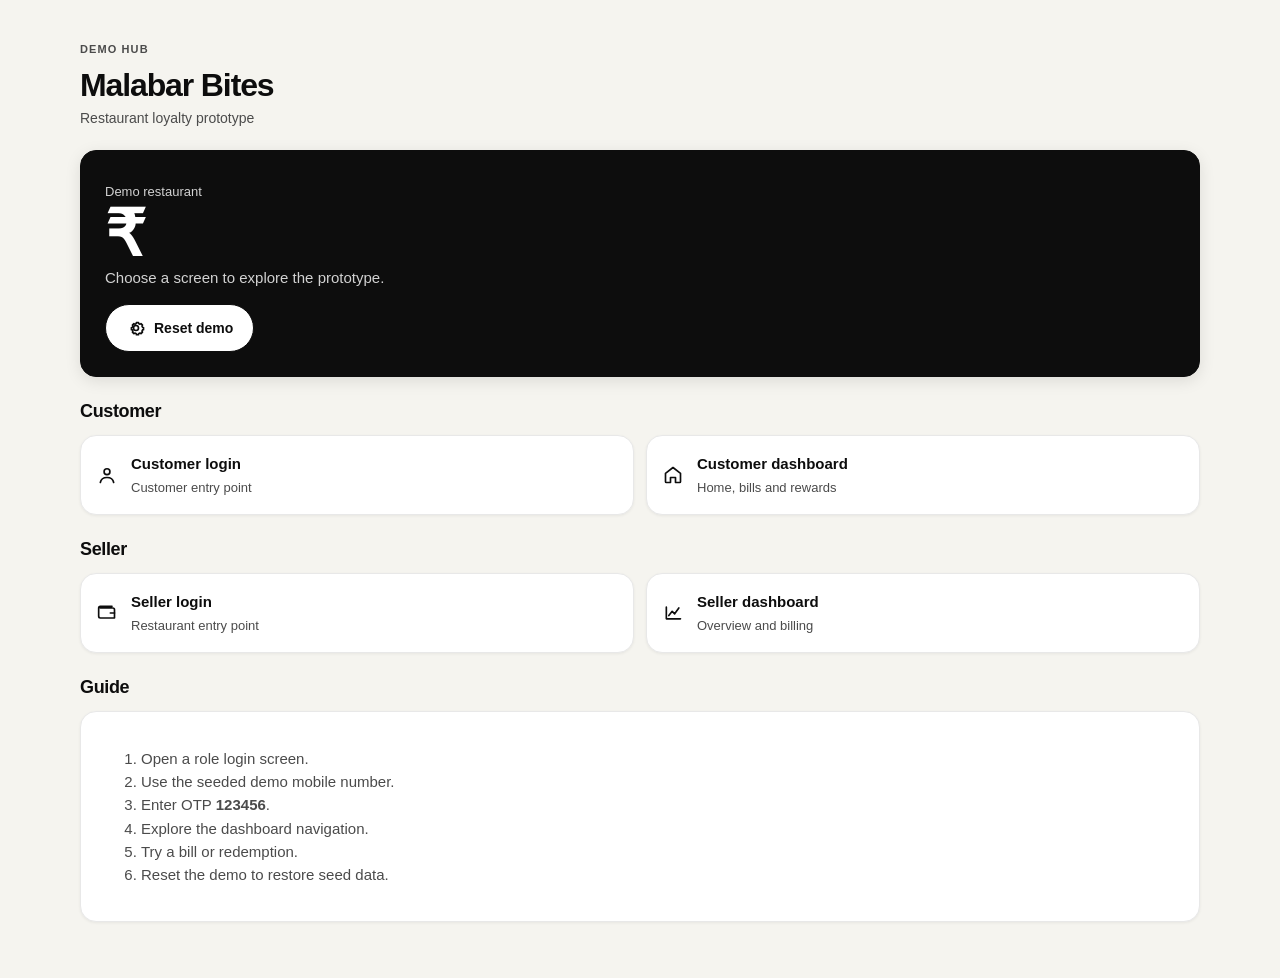
<file: index.html>
<!doctype html>
<html lang="en">
<head><meta charset="utf-8"><meta name="viewport" content="width=device-width,initial-scale=1"><title>Malabar Bites Demo</title><link rel="stylesheet" href="css/base.css"></head>
<body><main class="page"><p class="caption">DEMO HUB</p><h1 class="page-title">Malabar Bites</h1><p class="page-subtitle">Restaurant loyalty prototype</p><section class="hero-card"><div class="hero-label">Demo restaurant</div><div class="hero-number">₹</div><p class="muted">Choose a screen to explore the prototype.</p><button class="btn btn-secondary" id="reset"><span id="resetIcon"></span>Reset demo</button></section><h2 class="section-title">Customer</h2><div class="hub-grid"><a class="hub-link" href="customer/login.html"><span data-icon="user"></span><div><strong>Customer login</strong><span>Customer entry point</span></div></a><a class="hub-link" href="customer/dashboard.html"><span data-icon="home"></span><div><strong>Customer dashboard</strong><span>Home, bills and rewards</span></div></a></div><h2 class="section-title">Seller</h2><div class="hub-grid"><a class="hub-link" href="seller/login.html"><span data-icon="wallet"></span><div><strong>Seller login</strong><span>Restaurant entry point</span></div></a><a class="hub-link" href="seller/dashboard.html"><span data-icon="chart"></span><div><strong>Seller dashboard</strong><span>Overview and billing</span></div></a></div><h2 class="section-title">Guide</h2><div class="card"><ol class="muted"><li>Open a role login screen.</li><li>Use the seeded demo mobile number.</li><li>Enter OTP <strong>123456</strong>.</li><li>Explore the dashboard navigation.</li><li>Try a bill or redemption.</li><li>Reset the demo to restore seed data.</li></ol></div></main><div id="toast" class="toast"></div><script src="js/icons.js"></script><script src="js/utils.js"></script><script src="js/mock-data.js"></script><script src="js/store.js"></script><script>qsa('[data-icon]').forEach(el=>el.innerHTML=icon(el.dataset.icon));qs('#resetIcon').innerHTML=icon('settings');qs('#reset').addEventListener('click',()=>{resetDemo();toast('Demo reset')});</script></body></html>
</file>
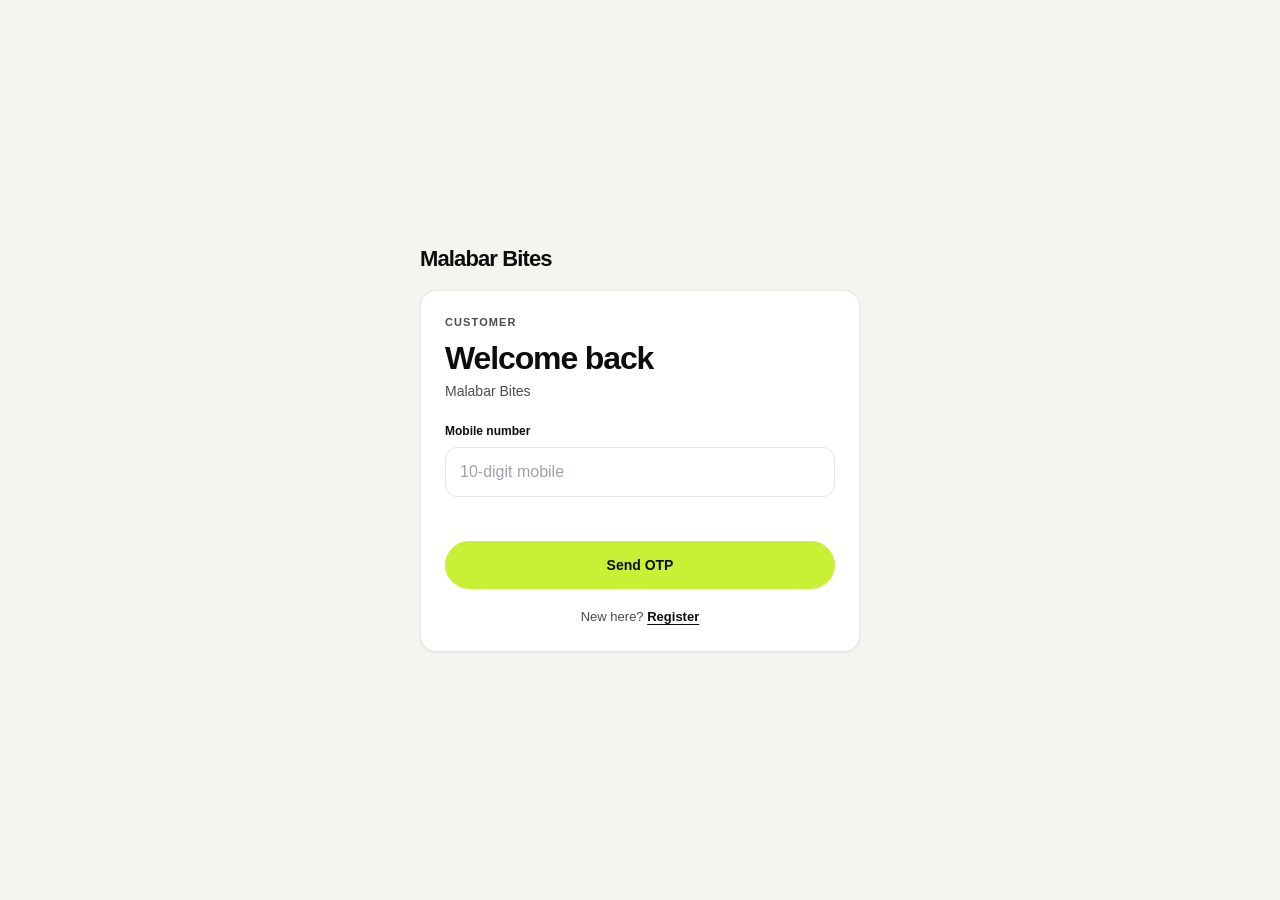
<file: customer/dashboard.html>
<!doctype html>
<html lang="en">
<head><meta charset="utf-8"><meta name="viewport" content="width=device-width,initial-scale=1"><title>Customer dashboard</title><link rel="stylesheet" href="../css/base.css"><link rel="stylesheet" href="../css/customer.css"></head>
<body data-customer-dashboard="true">
  <aside class="sidebar" id="desktop-nav"><div class="sidebar-brand" data-restaurant-name></div>
    <button class="nav-item active" data-view="home" aria-label="Home"><span data-icon="home"></span><span>Home</span></button>
    <button class="nav-item" data-view="bills" aria-label="Bills"><span data-icon="receipt"></span><span>Bills</span></button>
    <button class="nav-item" data-view="redeem" aria-label="Redeem"><span data-icon="gift"></span><span>Redeem</span></button>
    <button class="nav-item" data-view="refer" aria-label="Refer"><span data-icon="users"></span><span>Refer</span></button>
    <button class="nav-item" data-view="profile" aria-label="Profile"><span data-icon="user"></span><span>Profile</span></button>
  </aside>
  <main class="page customer-main"><header class="page-header"><p class="caption" data-restaurant-name></p><h1 class="page-title" data-page-title>Home</h1><p class="page-subtitle" data-page-subtitle></p></header><div id="customer-content"><div class="skeleton" style="height:180px;margin-bottom:16px"></div><div class="skeleton" style="height:120px"></div></div></main>
  <nav class="bottom-nav" id="mobile-nav"><button class="nav-item active" data-view="home" aria-label="Home"><span data-icon="home"></span><span>Home</span></button><button class="nav-item" data-view="bills" aria-label="Bills"><span data-icon="receipt"></span><span>Bills</span></button><button class="nav-item" data-view="redeem" aria-label="Redeem"><span data-icon="gift"></span><span>Redeem</span></button><button class="nav-item" data-view="refer" aria-label="Refer"><span data-icon="users"></span><span>Refer</span></button><button class="nav-item" data-view="profile" aria-label="Profile"><span data-icon="user"></span><span>Profile</span></button></nav>
  <div class="sheet-backdrop" id="bill-sheet"><section class="sheet" role="dialog" aria-modal="true" aria-labelledby="bill-sheet-title"><div class="sheet-handle"></div><button class="icon-btn" data-close-sheet aria-label="Close bill details" style="float:right" data-icon="x"></button><h2 class="sheet-title" id="bill-sheet-title">Bill</h2><div id="bill-detail"></div></section></div>
  <div class="sheet-backdrop" id="redeem-sheet"><section class="sheet" role="dialog" aria-modal="true" aria-labelledby="redeem-sheet-title"><div class="sheet-handle"></div><button class="icon-btn" data-close-sheet aria-label="Close reward confirmation" style="float:right" data-icon="x"></button><h2 class="sheet-title" id="redeem-sheet-title">Redeem reward</h2><div id="redeem-detail"></div></section></div>
  <div class="sheet-backdrop" id="share-sheet"><section class="sheet" role="dialog" aria-modal="true" aria-labelledby="share-sheet-title"><div class="sheet-handle"></div><button class="icon-btn" data-close-sheet aria-label="Close share sheet" style="float:right" data-icon="x"></button><h2 class="sheet-title" id="share-sheet-title">Share</h2><p class="muted">Referral link ready.</p><div class="link-box" id="share-link"></div><button class="btn btn-primary" data-copy-referral>Copy link</button></section></div>
  <div class="sheet-backdrop" id="promotion-sheet"><section class="sheet" role="dialog" aria-modal="true" aria-labelledby="promotion-sheet-title"><div class="sheet-handle"></div><button class="icon-btn" data-close-sheet aria-label="Close deal details" style="float:right" data-icon="x"></button><h2 class="sheet-title" id="promotion-sheet-title">Deal details</h2><div id="promotion-detail"></div></section></div>
  <div id="toast" class="toast"></div><script src="../js/icons.js"></script><script src="../js/utils.js"></script><script src="../js/mock-data.js"></script><script src="../js/store.js"></script><script src="../js/auth.js"></script><script src="../js/customer.js"></script><script>initCustomerDashboard();</script>
</body>
</html>
</file>
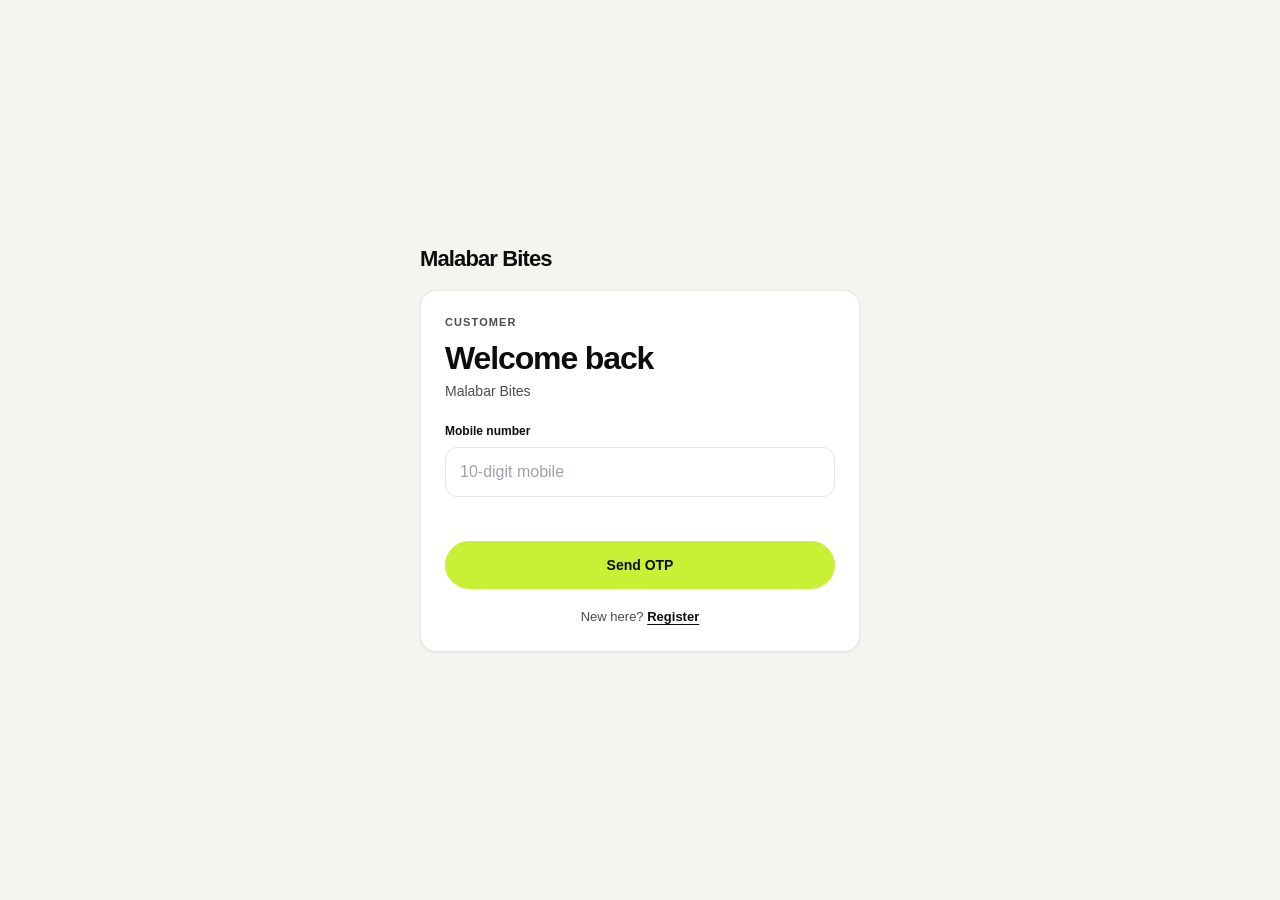
<file: customer/login.html>
<!doctype html><html lang="en"><head><meta charset="utf-8"><meta name="viewport" content="width=device-width,initial-scale=1"><title>Customer login</title><link rel="stylesheet" href="../css/base.css"></head><body data-auth-page="true" data-role="customer" data-mode="login"><main class="auth-page"><div class="auth-wrap"><p class="auth-brand">Malabar Bites</p><section class="card auth-card"><p class="caption">CUSTOMER</p><h1 class="page-title">Welcome back</h1><p class="page-subtitle"><span data-restaurant-name></span></p><form data-auth-form novalidate><div class="field"><label for="mobile">Mobile number</label><input class="input" id="mobile" name="mobile" inputmode="numeric" maxlength="10" placeholder="10-digit mobile" autocomplete="tel"><small class="field-error"></small></div><button class="btn btn-primary" type="submit">Send OTP</button></form><p class="auth-footer">New here? <a href="register.html">Register</a></p></section></div></main><script src="../js/utils.js"></script><script src="../js/mock-data.js"></script><script src="../js/store.js"></script><script src="../js/auth.js"></script></body></html>
</file>
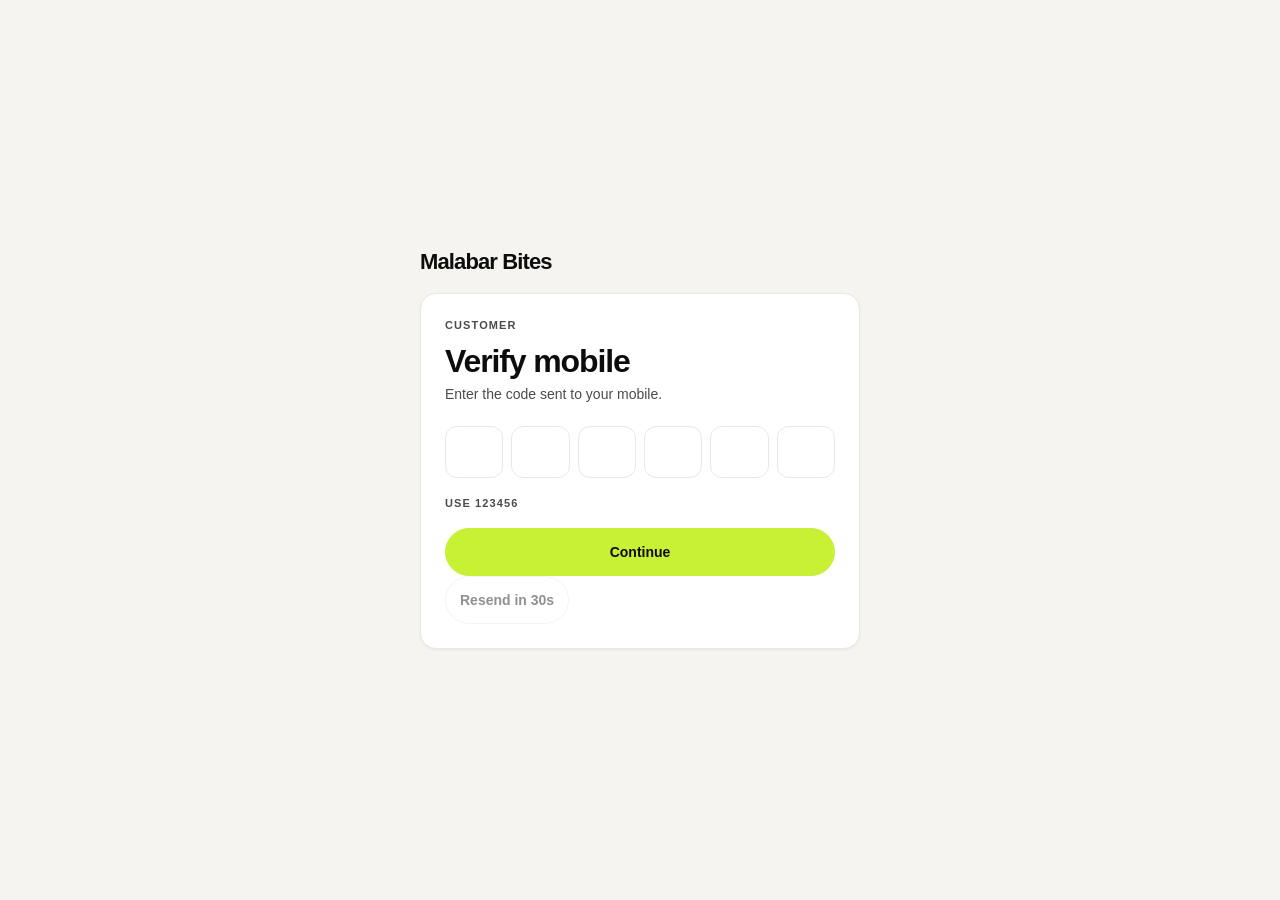
<file: customer/otp.html>
<!doctype html><html lang="en"><head><meta charset="utf-8"><meta name="viewport" content="width=device-width,initial-scale=1"><title>Customer OTP</title><link rel="stylesheet" href="../css/base.css"></head><body data-otp-page="true"><main class="auth-page"><div class="auth-wrap"><p class="auth-brand">Malabar Bites</p><section class="card auth-card"><p class="caption">CUSTOMER</p><h1 class="page-title">Verify mobile</h1><p class="page-subtitle">Enter the code sent to your mobile.</p><div class="otp"><input class="input" data-otp inputmode="numeric" maxlength="1" aria-label="OTP digit 1"><input class="input" data-otp inputmode="numeric" maxlength="1" aria-label="OTP digit 2"><input class="input" data-otp inputmode="numeric" maxlength="1" aria-label="OTP digit 3"><input class="input" data-otp inputmode="numeric" maxlength="1" aria-label="OTP digit 4"><input class="input" data-otp inputmode="numeric" maxlength="1" aria-label="OTP digit 5"><input class="input" data-otp inputmode="numeric" maxlength="1" aria-label="OTP digit 6"></div><small class="field-error" data-otp-error></small><p class="caption">Use 123456</p><button class="btn btn-primary" data-verify type="button">Continue</button><button class="btn btn-ghost" data-resend type="button">Resend in 30s</button></section></div></main><script src="../js/utils.js"></script><script src="../js/mock-data.js"></script><script src="../js/store.js"></script><script src="../js/auth.js"></script></body></html>
</file>
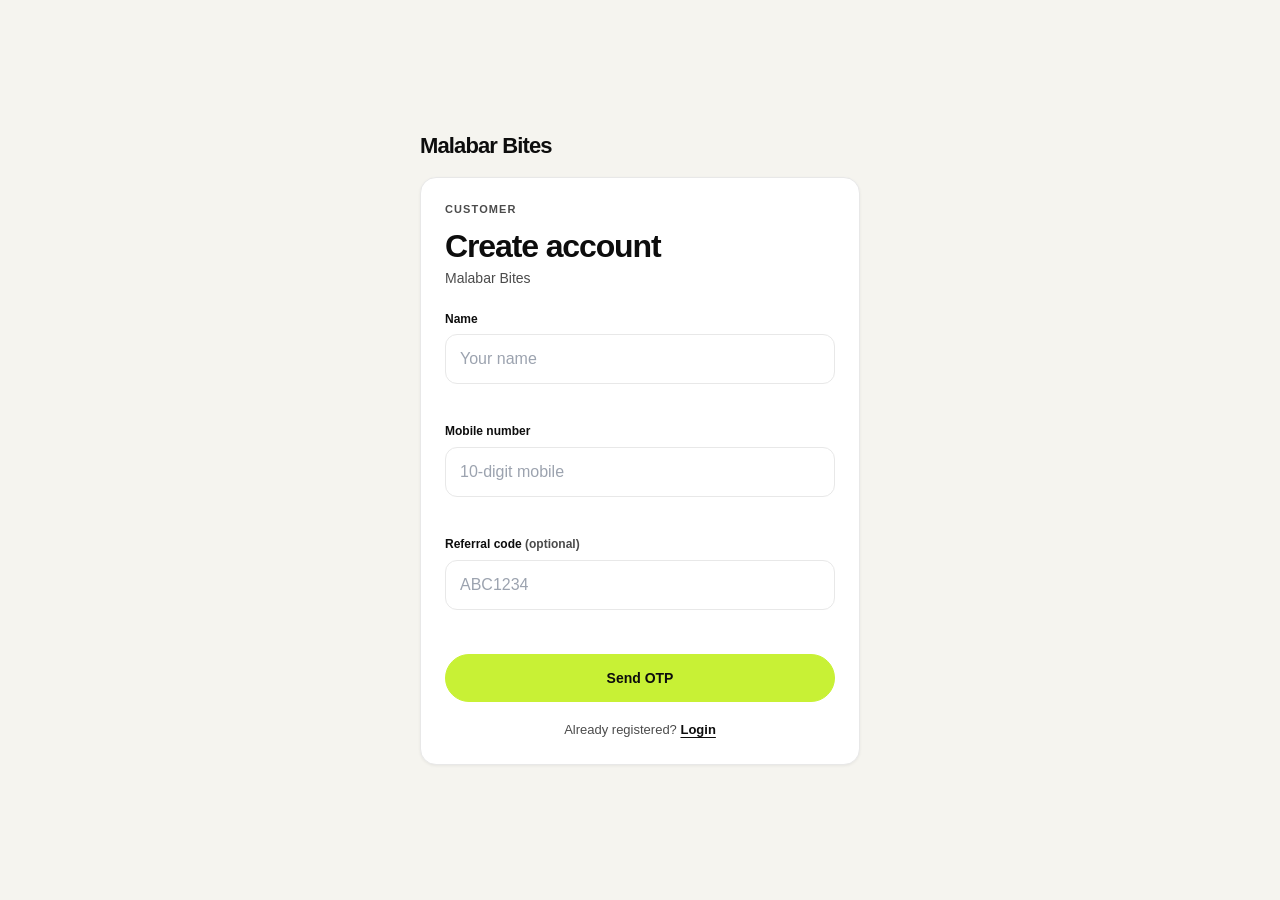
<file: customer/register.html>
<!doctype html><html lang="en"><head><meta charset="utf-8"><meta name="viewport" content="width=device-width,initial-scale=1"><title>Customer register</title><link rel="stylesheet" href="../css/base.css"></head><body data-auth-page="true" data-role="customer" data-mode="register"><main class="auth-page"><div class="auth-wrap"><p class="auth-brand">Malabar Bites</p><section class="card auth-card"><p class="caption">CUSTOMER</p><h1 class="page-title">Create account</h1><p class="page-subtitle"><span data-restaurant-name></span></p><form data-auth-form novalidate><div class="field"><label for="name">Name</label><input class="input" id="name" name="name" placeholder="Your name" autocomplete="name"><small class="field-error"></small></div><div class="field"><label for="mobile">Mobile number</label><input class="input" id="mobile" name="mobile" inputmode="numeric" maxlength="10" placeholder="10-digit mobile" autocomplete="tel"><small class="field-error"></small></div><div class="field"><label for="referralCode">Referral code <span class="muted">(optional)</span></label><input class="input" id="referralCode" name="referralCode" placeholder="ABC1234" maxlength="7"><small class="field-error"></small></div><button class="btn btn-primary" type="submit">Send OTP</button></form><p class="caption hidden" data-existing>Mobile already registered. <a href="login.html" style="color:var(--accent);font-weight:700">Login</a></p><p class="auth-footer">Already registered? <a href="login.html">Login</a></p></section></div></main><script src="../js/utils.js"></script><script src="../js/mock-data.js"></script><script src="../js/store.js"></script><script src="../js/auth.js"></script></body></html>
</file>
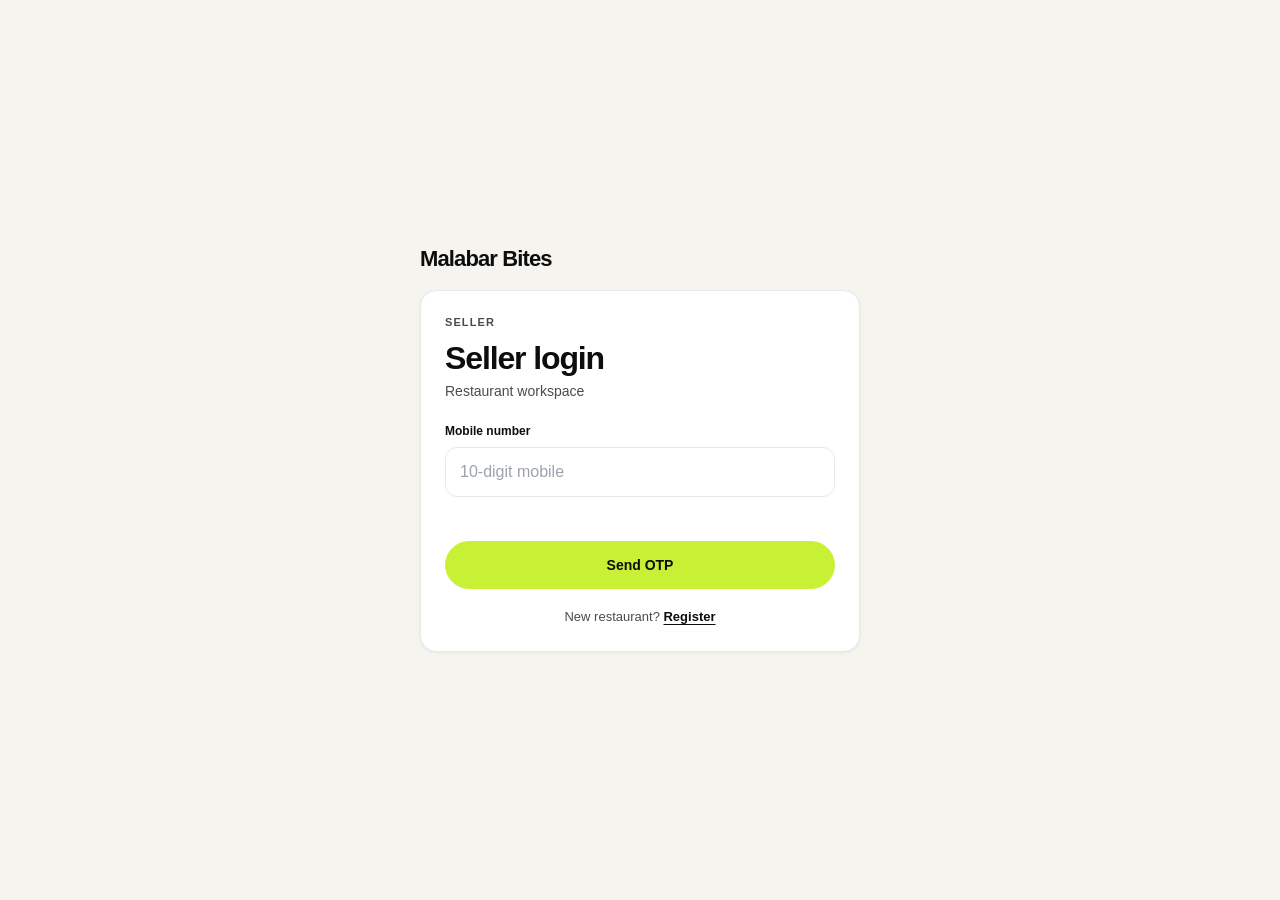
<file: seller/dashboard.html>
<!doctype html>
<html lang="en">
<head>
  <meta charset="utf-8">
  <meta name="viewport" content="width=device-width,initial-scale=1">
  <title>Seller dashboard</title>
  <link rel="stylesheet" href="../css/base.css">
  <link rel="stylesheet" href="../css/seller.css">
</head>
<body data-seller-dashboard="true">
  <aside class="sidebar" id="desktop-nav">
    <div class="sidebar-brand" data-restaurant-name></div>
    <button class="nav-item active" data-view="overview"><span data-icon="home"></span><span>Overview</span></button>
    <button class="nav-item" data-view="billing"><span data-icon="receipt"></span><span>Billing</span></button>
    <button class="nav-item" data-view="customers"><span data-icon="users"></span><span>Customers</span></button>
    <button class="nav-item" data-view="menu"><span data-icon="tag"></span><span>Menu</span></button>
    <button class="nav-item" data-view="loyalty"><span data-icon="gift"></span><span>Loyalty</span></button>
    <button class="nav-item" data-view="marketing"><span data-icon="tag"></span><span>Marketing</span></button>
    <button class="nav-item" data-view="redemptions"><span data-icon="check"></span><span>Redemptions</span></button>
    <button class="nav-item" data-view="referrals"><span data-icon="users"></span><span>Referrals</span></button>
    <button class="nav-item" data-view="reports"><span data-icon="chart"></span><span>Reports</span></button>
    <button class="nav-item" data-view="qr"><span data-icon="qr"></span><span>QR code</span></button>
  </aside>
  <main class="page seller-main">
    <header class="page-header"><p class="caption" data-restaurant-name></p><h1 class="page-title" data-page-title>Overview</h1><p class="page-subtitle" data-page-subtitle></p></header>
    <div id="seller-content"><div class="skeleton" style="height:180px"></div></div>
  </main>
  <nav class="bottom-nav" id="mobile-nav">
    <button class="nav-item active" data-view="overview" aria-label="Overview"><span data-icon="home"></span><span>Overview</span></button>
    <button class="nav-item" data-view="billing" aria-label="Billing"><span data-icon="receipt"></span><span>Billing</span></button>
    <button class="nav-item" data-view="customers" aria-label="Customers"><span data-icon="users"></span><span>Customers</span></button>
    <button class="nav-item" data-view="redemptions" aria-label="Redemptions"><span data-icon="check"></span><span>Redemptions</span></button>
    <button class="nav-item" data-more aria-label="More"><span data-icon="more"></span><span>More</span></button>
  </nav>
  <button class="fab" data-view="billing" aria-label="New bill" data-icon="plus"></button>
  <div class="sheet-backdrop" id="more-sheet"><section class="sheet" role="dialog" aria-modal="true" aria-labelledby="more-title"><div class="sheet-handle"></div><button class="icon-btn" data-close-sheet aria-label="Close more menu" style="float:right" data-icon="x"></button><h2 class="sheet-title" id="more-title">More</h2><div class="more-list"><button class="btn btn-ghost" data-view="menu"><span data-icon="tag"></span>Menu</button><button class="btn btn-ghost" data-view="loyalty"><span data-icon="gift"></span>Loyalty</button><button class="btn btn-ghost" data-view="marketing"><span data-icon="tag"></span>Marketing</button><button class="btn btn-ghost" data-view="referrals"><span data-icon="users"></span>Referrals</button><button class="btn btn-ghost" data-view="reports"><span data-icon="chart"></span>Reports</button><button class="btn btn-ghost" data-view="qr"><span data-icon="qr"></span>QR code</button><button class="btn btn-ghost" data-logout><span data-icon="logout"></span>Logout</button></div></section></div>
  <div class="sheet-backdrop" id="customer-sheet"><section class="sheet" role="dialog" aria-modal="true" aria-labelledby="customer-sheet-title"><div class="sheet-handle"></div><button class="icon-btn" data-close-sheet aria-label="Close customer details" style="float:right" data-icon="x"></button><h2 class="sheet-title" id="customer-sheet-title">Customer</h2><div id="customer-detail"></div></section></div>
  <div class="sheet-backdrop" id="bill-preview-sheet"><section class="sheet bill-preview-sheet" role="dialog" aria-modal="true" aria-labelledby="bill-preview-title"><div class="sheet-handle"></div><button class="icon-btn" data-close-sheet aria-label="Close bill preview" style="float:right" data-icon="x"></button><h2 class="sheet-title" id="bill-preview-title">Review Bill</h2><p class="muted">Check the order details before generating the bill.</p><div id="bill-preview-detail"></div></section></div>
  <div id="toast" class="toast"></div>
  <script src="../js/icons.js"></script><script src="../js/utils.js"></script><script src="../js/mock-data.js"></script><script src="../js/store.js"></script><script src="../js/auth.js"></script><script src="../js/seller.js"></script><script>initSellerDashboard();</script>
</body>
</html>
</file>
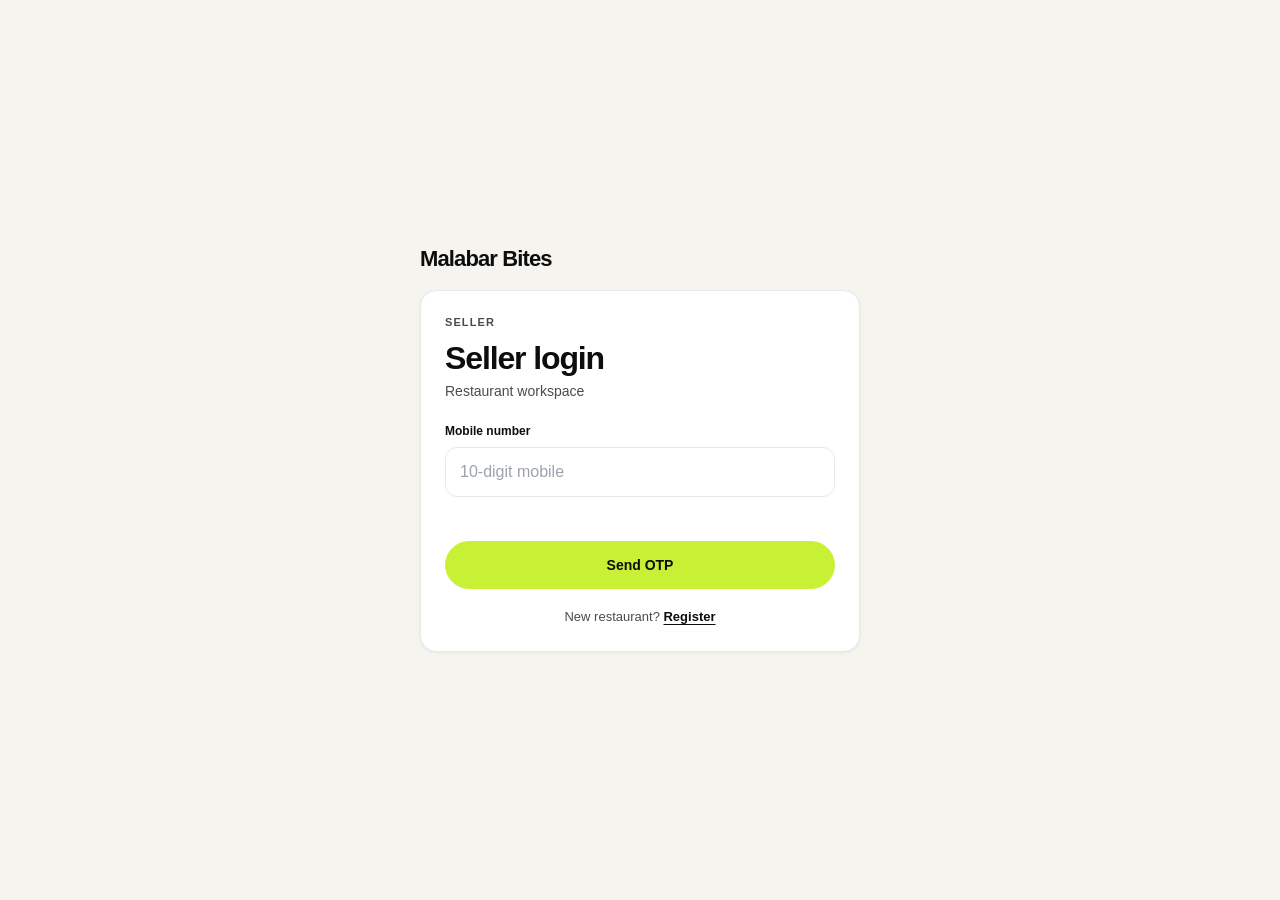
<file: seller/login.html>
<!doctype html><html lang="en"><head><meta charset="utf-8"><meta name="viewport" content="width=device-width,initial-scale=1"><title>Seller login</title><link rel="stylesheet" href="../css/base.css"></head><body data-auth-page="true" data-role="seller" data-mode="login"><main class="auth-page"><div class="auth-wrap"><p class="auth-brand">Malabar Bites</p><section class="card auth-card"><p class="caption">SELLER</p><h1 class="page-title">Seller login</h1><p class="page-subtitle">Restaurant workspace</p><form data-auth-form novalidate><div class="field"><label for="mobile">Mobile number</label><input class="input" id="mobile" name="mobile" inputmode="numeric" maxlength="10" placeholder="10-digit mobile" autocomplete="tel"><small class="field-error"></small></div><button class="btn btn-primary" type="submit">Send OTP</button></form><p class="auth-footer">New restaurant? <a href="register.html">Register</a></p></section></div></main><script src="../js/utils.js"></script><script src="../js/mock-data.js"></script><script src="../js/store.js"></script><script src="../js/auth.js"></script></body></html>
</file>
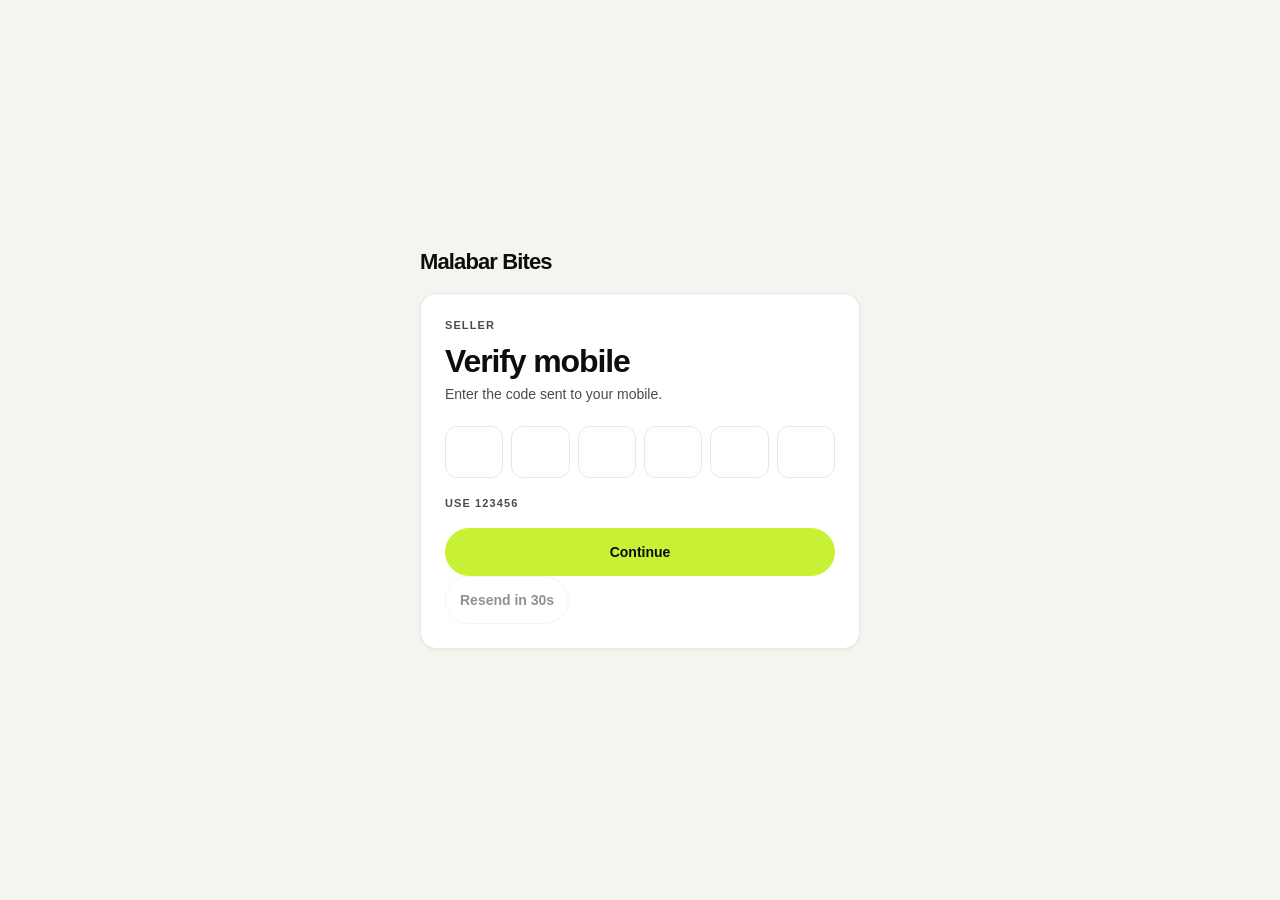
<file: seller/otp.html>
<!doctype html><html lang="en"><head><meta charset="utf-8"><meta name="viewport" content="width=device-width,initial-scale=1"><title>Seller OTP</title><link rel="stylesheet" href="../css/base.css"></head><body data-otp-page="true"><main class="auth-page"><div class="auth-wrap"><p class="auth-brand">Malabar Bites</p><section class="card auth-card"><p class="caption">SELLER</p><h1 class="page-title">Verify mobile</h1><p class="page-subtitle">Enter the code sent to your mobile.</p><div class="otp"><input class="input" data-otp inputmode="numeric" maxlength="1" aria-label="OTP digit 1"><input class="input" data-otp inputmode="numeric" maxlength="1" aria-label="OTP digit 2"><input class="input" data-otp inputmode="numeric" maxlength="1" aria-label="OTP digit 3"><input class="input" data-otp inputmode="numeric" maxlength="1" aria-label="OTP digit 4"><input class="input" data-otp inputmode="numeric" maxlength="1" aria-label="OTP digit 5"><input class="input" data-otp inputmode="numeric" maxlength="1" aria-label="OTP digit 6"></div><small class="field-error" data-otp-error></small><p class="caption">Use 123456</p><button class="btn btn-primary" data-verify type="button">Continue</button><button class="btn btn-ghost" data-resend type="button">Resend in 30s</button></section></div></main><script src="../js/utils.js"></script><script src="../js/mock-data.js"></script><script src="../js/store.js"></script><script src="../js/auth.js"></script></body></html>
</file>
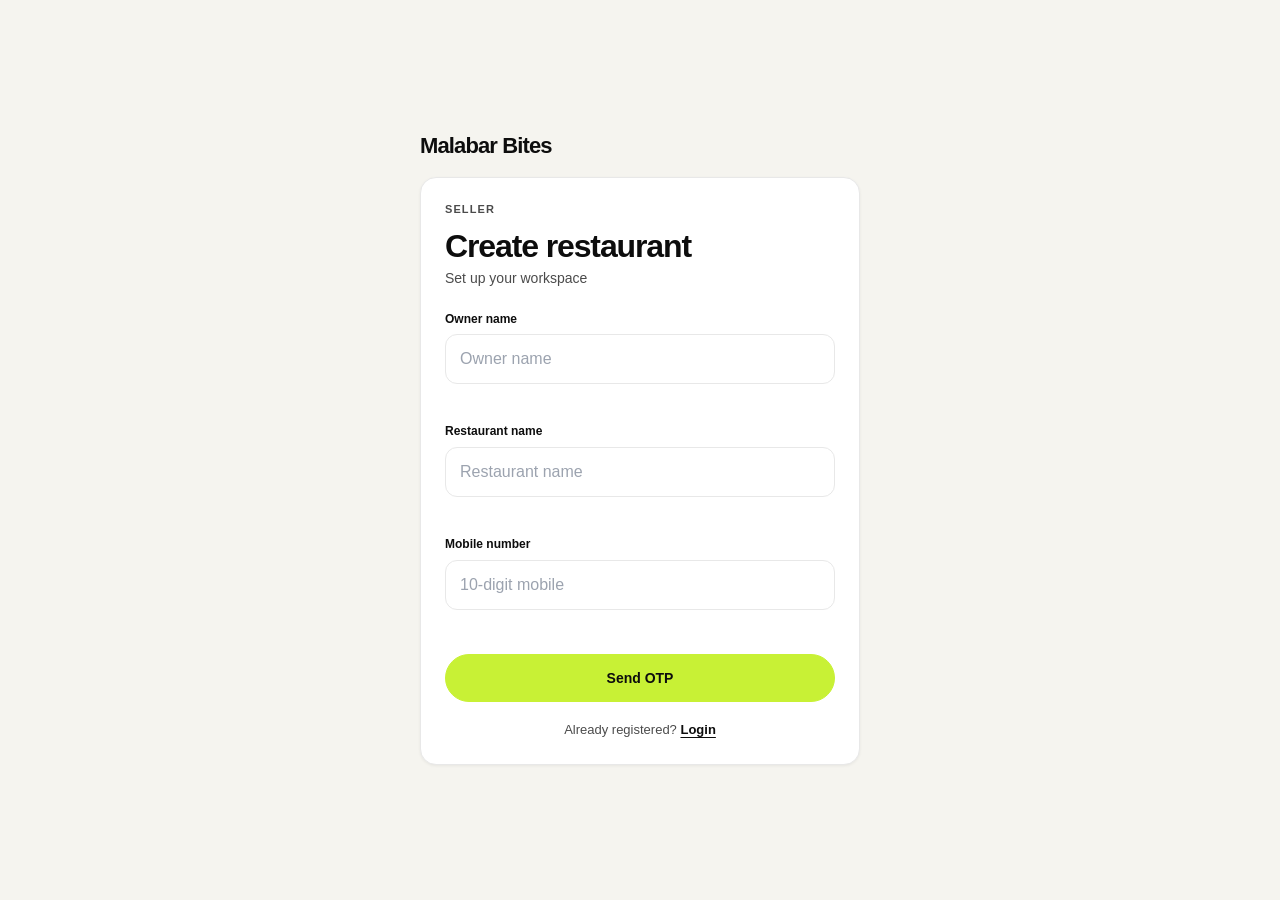
<file: seller/register.html>
<!doctype html><html lang="en"><head><meta charset="utf-8"><meta name="viewport" content="width=device-width,initial-scale=1"><title>Seller register</title><link rel="stylesheet" href="../css/base.css"></head><body data-auth-page="true" data-role="seller" data-mode="register"><main class="auth-page"><div class="auth-wrap"><p class="auth-brand">Malabar Bites</p><section class="card auth-card"><p class="caption">SELLER</p><h1 class="page-title">Create restaurant</h1><p class="page-subtitle">Set up your workspace</p><form data-auth-form novalidate><div class="field"><label for="name">Owner name</label><input class="input" id="name" name="name" placeholder="Owner name" autocomplete="name"><small class="field-error"></small></div><div class="field"><label for="restaurantName">Restaurant name</label><input class="input" id="restaurantName" name="restaurantName" placeholder="Restaurant name"><small class="field-error"></small></div><div class="field"><label for="mobile">Mobile number</label><input class="input" id="mobile" name="mobile" inputmode="numeric" maxlength="10" placeholder="10-digit mobile" autocomplete="tel"><small class="field-error"></small></div><button class="btn btn-primary" type="submit">Send OTP</button></form><p class="auth-footer">Already registered? <a href="login.html">Login</a></p></section></div></main><script src="../js/utils.js"></script><script src="../js/mock-data.js"></script><script src="../js/store.js"></script><script src="../js/auth.js"></script></body></html>
</file>
<file: css/base.css>
/* Malabar Bites UI revamp: FixNow-inspired local design system. */
:root {
  --fn-bg:#f5f4ef; --fn-surface:#fff; --fn-line:#e8e8e8; --fn-ink:#0d0d0d;
  --fn-text:#4b4b4b; --fn-muted:#9ca3af; --fn-accent:#c8f135; --fn-accent-dark:#a8cc1a;
  --fn-success:#15803d; --fn-success-soft:#f0fdf4; --fn-warning:#a16207; --fn-warning-soft:#fefce8;
  --fn-danger:#dc2626; --fn-danger-soft:#fef2f2; --fn-blue:#1d4ed8; --fn-blue-soft:#eff6ff;
  --fn-dark:#0d0d0d; --fn-radius-card:16px; --fn-radius-control:12px; --fn-radius-pill:999px;
  --fn-shadow-card:0 1px 3px rgba(0,0,0,.06); --fn-shadow-action:0 4px 16px rgba(0,0,0,.10);
  --fn-max-width:1200px; --fn-head:Arial,Helvetica,sans-serif;
  --fn-body:Inter,-apple-system,BlinkMacSystemFont,"Segoe UI",Roboto,Arial,sans-serif;
  --bg:var(--fn-bg); --surface:var(--fn-surface); --text:var(--fn-ink); --text-muted:var(--fn-text);
  --line:var(--fn-line); --accent:var(--fn-accent); --accent-soft:#f3fbd6;
  --success:var(--fn-success); --success-soft:var(--fn-success-soft); --warning:var(--fn-warning);
  --warning-soft:var(--fn-warning-soft); --danger:var(--fn-danger); --danger-soft:var(--fn-danger-soft);
  --dark:var(--fn-dark); --radius:var(--fn-radius-card); --control-radius:var(--fn-radius-control);
  --shadow:var(--fn-shadow-card); --font:var(--fn-body);
}
*,*::before,*::after{box-sizing:border-box}
html{font-size:16px;scroll-behavior:smooth}
body{margin:0;min-width:0;background:var(--fn-bg);color:var(--fn-ink);font:15px/1.55 var(--fn-body);-webkit-font-smoothing:antialiased;overflow-x:hidden}
body>*{min-width:0} a{color:inherit;text-decoration:none} button,input,select,textarea{font:inherit} button{cursor:pointer} button:disabled{cursor:not-allowed}
button:focus-visible,input:focus-visible,select:focus-visible,textarea:focus-visible,a:focus-visible{outline:3px solid rgba(200,241,53,.7);outline-offset:3px}
img,svg{display:block;max-width:100%} svg{flex:0 0 auto} .hidden{display:none!important} h1,h2,h3,p{margin-top:0}
.page{width:100%;max-width:var(--fn-max-width);margin:0 auto;padding:24px 16px calc(96px + env(safe-area-inset-bottom))}
.page-title{font:800 clamp(24px,4vw,32px)/1.08 var(--fn-head);letter-spacing:-.035em;margin:0 0 5px}.page-subtitle{color:var(--fn-text);margin:0 0 20px;font-size:14px}
.section-title{font:700 18px/1.2 var(--fn-head);letter-spacing:-.02em;margin:24px 0 12px}.muted,.caption{color:var(--fn-text)}
.caption{font-size:11px;line-height:1.4;font-weight:600;letter-spacing:1.1px;text-transform:uppercase}.tabular{font-variant-numeric:tabular-nums}
.page-header{padding:8px 0 18px;border-bottom:1px solid var(--fn-line);margin-bottom:20px}.page-header .caption{margin-bottom:7px;color:var(--fn-muted)}
.card,.hero-card,.stat-card{background:var(--fn-surface);border:1px solid var(--fn-line);border-radius:var(--fn-radius-card);box-shadow:var(--fn-shadow-card);min-width:0}
.card{padding:20px}.hero-card{padding:24px;background:var(--fn-ink);border-color:var(--fn-ink);color:#fff;box-shadow:var(--fn-shadow-action)}
.hero-card .hero-label,.hero-card .muted{color:#d2d2d2}.hero-card .btn-ghost{color:#fff;border-color:rgba(255,255,255,.22)}
.hero-number{font:800 clamp(40px,9vw,64px)/1 var(--fn-head);letter-spacing:-.06em;font-variant-numeric:tabular-nums}.hero-label{color:var(--fn-text);margin-top:7px;font-size:13px}.hero-link{color:var(--fn-ink);font-size:13px;font-weight:700;text-decoration:underline;text-underline-offset:3px}
.list{display:grid;gap:0;background:var(--fn-line);border:1px solid var(--fn-line);border-radius:14px;overflow:hidden}.list-row{width:100%;display:flex;align-items:center;gap:12px;min-height:68px;padding:12px 14px;background:var(--fn-surface);border:0;color:inherit;text-align:left}.list-row+.list-row{border-top:1px solid var(--fn-line)}.list-row:hover{background:#fafaf8}
.list-icon,.icon-tile{display:grid;place-items:center;flex:0 0 40px;width:40px;height:40px;border-radius:10px;background:#f3fbd6;color:var(--fn-ink)}.row-main{min-width:0;flex:1}.row-title{display:block;font-weight:700;white-space:nowrap;overflow:hidden;text-overflow:ellipsis}.row-sub{display:block;font-size:13px;color:var(--fn-text);white-space:nowrap;overflow:hidden;text-overflow:ellipsis}.row-right{text-align:right;font-variant-numeric:tabular-nums;min-width:0}.row-amount{font-weight:800}.row-meta{display:block;font-size:12px;color:var(--fn-text)}
.stat-grid{display:grid;grid-template-columns:repeat(2,minmax(0,1fr));gap:12px}.stat-card{padding:16px}.stat-card .icon-tile{margin-bottom:14px}.stat-value{font:800 clamp(24px,5vw,34px)/1 var(--fn-head);letter-spacing:-.035em;font-variant-numeric:tabular-nums}.stat-label{font-size:12px;color:var(--fn-text);margin-top:6px}
.btn{min-width:44px;min-height:48px;padding:0 20px;border:1px solid transparent;border-radius:var(--fn-radius-pill);display:inline-flex;align-items:center;justify-content:center;gap:8px;font:600 14px/1 var(--fn-body);transition:background .18s ease,border-color .18s ease,transform .18s ease,opacity .18s ease}.btn:active{transform:translateY(1px)}.btn-primary{background:var(--fn-accent);border-color:var(--fn-accent);color:var(--fn-ink)}.btn-primary:hover{background:var(--fn-accent-dark);border-color:var(--fn-accent-dark)}.btn-secondary{background:var(--fn-surface);border-color:var(--fn-ink);color:var(--fn-ink)}.btn-secondary:hover{background:var(--fn-ink);color:#fff}.btn-ghost{background:transparent;border-color:var(--fn-line);color:var(--fn-ink);padding-inline:14px}.btn-ghost:hover{border-color:var(--fn-ink)}.btn-danger{background:var(--fn-danger-soft);border-color:#fecaca;color:var(--fn-danger)}.btn-danger:hover{background:var(--fn-danger);color:#fff}.btn:disabled{opacity:.45}
.icon-btn{width:44px;height:44px;padding:0;border:1px solid transparent;background:transparent;border-radius:50%;display:grid;place-items:center;color:var(--fn-text)}.icon-btn:hover{background:var(--fn-bg);border-color:var(--fn-line)}
.field{display:grid;gap:6px;margin-bottom:14px;min-width:0}.field label{font-size:12px;font-weight:700;color:var(--fn-ink)}
.input,.select,.textarea{width:100%;min-width:0;height:50px;padding:0 14px;border:1px solid var(--fn-line);border-radius:var(--fn-radius-control);background:var(--fn-surface);color:var(--fn-ink);font-size:16px}.textarea{height:auto;min-height:96px;padding:12px;resize:vertical}.input::placeholder{color:var(--fn-muted)}.input:hover,.select:hover,.textarea:hover{border-color:#c8c8c8}.input:focus,.select:focus,.textarea:focus{border-color:var(--fn-ink);outline:0;box-shadow:0 0 0 3px rgba(200,241,53,.35)}.field-error{display:block;min-height:18px;color:var(--fn-danger);font-size:12px}.field.has-error .input{border-color:var(--fn-danger)}
.search-bar{display:flex;align-items:center;gap:8px;width:100%;height:50px;padding:0 15px;border:1px solid var(--fn-line);border-radius:var(--fn-radius-pill);background:var(--fn-surface)}.search-bar:focus-within{border-color:var(--fn-ink);box-shadow:0 0 0 3px rgba(200,241,53,.35)}.search-bar .input{height:46px;padding:0;border:0;background:transparent;box-shadow:none}
.otp{display:grid;grid-template-columns:repeat(6,minmax(0,1fr));gap:8px}.otp .input{height:52px;padding:0;text-align:center;font:700 22px/1 var(--fn-head)}
.chips{display:flex;gap:8px;max-width:100%;overflow-x:auto;padding:2px 1px 7px;scrollbar-width:none}.chips::-webkit-scrollbar{display:none}.chip{flex:0 0 auto;min-height:44px;padding:0 16px;border:1px solid var(--fn-line);border-radius:var(--fn-radius-pill);background:var(--fn-surface);color:var(--fn-text);font-size:12px;font-weight:700;white-space:nowrap}.chip.active{background:var(--fn-accent);border-color:var(--fn-accent);color:var(--fn-ink)}
.segmented{display:flex;gap:4px;padding:4px;background:#ebeae4;border-radius:14px;overflow-x:auto}.segment{flex:1;min-width:88px;min-height:44px;padding:0 10px;border:0;border-radius:10px;background:transparent;color:var(--fn-text);font-weight:700;white-space:nowrap}.segment.active{background:var(--fn-surface);color:var(--fn-ink);box-shadow:var(--fn-shadow-card)}
.status{display:inline-flex;align-items:center;justify-content:center;min-height:26px;padding:0 10px;border:1px solid transparent;border-radius:var(--fn-radius-pill);font-size:11px;font-weight:700;white-space:nowrap}.status-paid,.status-rewarded{background:var(--fn-success-soft);border-color:#bbf7d0;color:var(--fn-success)}.status-pending{background:var(--fn-warning-soft);border-color:#fde68a;color:var(--fn-warning)}.status-approved{background:var(--fn-blue-soft);border-color:#bfdbfe;color:var(--fn-blue)}.status-rejected{background:var(--fn-danger-soft);border-color:#fecaca;color:var(--fn-danger)}.status-fulfilled{background:#f5f5f5;border-color:#e5e7eb;color:#6b7280}.positive{color:var(--fn-success)}.negative{color:var(--fn-danger)}
.quick-actions{display:grid;grid-template-columns:repeat(4,minmax(0,1fr));gap:8px;margin:16px 0}.quick-action{min-width:0;min-height:76px;padding:4px;border:0;background:transparent;color:var(--fn-ink);display:grid;place-items:center;gap:7px;font-size:12px;font-weight:700}.quick-action .icon-tile{width:48px;height:48px;border-radius:50%}
.month-switcher{display:flex;align-items:center;justify-content:space-between;gap:12px;min-width:0}.month-switcher strong{font:700 15px/1.2 var(--fn-head)}.chart{display:block;width:100%;height:auto;min-height:120px;margin:16px 0}.bar-chart{display:flex;align-items:flex-end;gap:8px;width:100%;height:180px;padding:18px 2px 0}.bar{display:flex;flex:1;align-items:center;justify-content:flex-end;gap:7px;min-width:0;height:100%;flex-direction:column}.bar i{display:block;width:min(100%,34px);min-height:5px;border-radius:8px 8px 2px 2px;background:#d8ddb9;transition:height .2s ease}.bar.selected i{background:var(--fn-accent)}.bar small{font-size:11px;color:var(--fn-text)}
.bottom-nav{position:fixed;z-index:10;left:50%;bottom:calc(12px + env(safe-area-inset-bottom));transform:translateX(-50%);display:flex;align-items:center;justify-content:space-between;gap:3px;width:calc(100% - 24px);max-width:560px;padding:6px;background:var(--fn-dark);border-radius:var(--fn-radius-pill);box-shadow:0 10px 24px rgba(0,0,0,.18);overflow:hidden}.nav-item{flex:1 1 0;min-width:0;min-height:46px;padding:0 10px;border:0;border-radius:var(--fn-radius-pill);background:transparent;color:#9ca3af;display:flex;align-items:center;justify-content:center;gap:7px;font-size:12px;font-weight:700;white-space:nowrap}.nav-item.active{background:#fff;color:var(--fn-ink)}.nav-item.active svg{color:var(--fn-ink)}.nav-item>span:first-child{display:grid;place-items:center}.nav-item>span:last-child{display:none;overflow:hidden;text-overflow:ellipsis}.nav-item.active>span:last-child{display:block}.sidebar{display:none}
.fab{position:fixed;z-index:9;right:16px;bottom:calc(78px + env(safe-area-inset-bottom));width:56px;height:56px;border:1px solid var(--fn-accent);border-radius:50%;background:var(--fn-accent);color:var(--fn-ink);display:grid;place-items:center;box-shadow:var(--fn-shadow-action)}
.sheet-backdrop{position:fixed;inset:0;z-index:20;display:none;background:rgba(13,13,13,.48)}.sheet-backdrop.open{display:block}.sheet{position:fixed;z-index:21;left:0;right:0;bottom:0;display:flex;flex-direction:column;max-height:min(90dvh,760px);padding:20px 16px calc(20px + env(safe-area-inset-bottom));border:1px solid var(--fn-line);border-bottom:0;border-radius:22px 22px 0 0;background:var(--fn-surface);overflow-y:auto;transform:translateY(110%);transition:transform .2s ease}.sheet-backdrop.open .sheet{transform:translateY(0)}.sheet-handle{width:40px;height:4px;flex:0 0 auto;margin:-6px auto 14px;border-radius:var(--fn-radius-pill);background:#d3d3cd}.sheet-title{margin:0 40px 16px 0;font:700 20px/1.2 var(--fn-head);letter-spacing:-.02em}
.toast{position:fixed;z-index:30;left:50%;bottom:calc(82px + env(safe-area-inset-bottom));max-width:calc(100% - 32px);padding:12px 16px;border-radius:var(--fn-radius-pill);background:var(--fn-dark);color:#fff;box-shadow:var(--fn-shadow-action);opacity:0;pointer-events:none;transform:translate(-50%,12px);transition:opacity .2s ease,transform .2s ease}.toast.show{opacity:1;transform:translate(-50%,0)}
.skeleton{background:linear-gradient(90deg,#e9e8e2,#fafaf7,#e9e8e2);background-size:200% 100%;border-radius:12px;animation:shimmer 1.3s infinite}@keyframes shimmer{to{background-position:-200% 0}}.empty{display:grid;place-items:center;min-height:150px;padding:24px;text-align:center;color:var(--fn-text);gap:9px}.empty svg{color:var(--fn-muted)}
.hub-grid{display:grid;gap:12px}.hub-link{display:flex;align-items:center;gap:14px;min-height:76px;padding:16px;border:1px solid var(--fn-line);border-radius:var(--fn-radius-card);background:var(--fn-surface);box-shadow:var(--fn-shadow-card)}.hub-link:hover{border-color:var(--fn-ink)}.hub-link svg{color:var(--fn-ink)}.hub-link strong{display:block}.hub-link span{font-size:13px;color:var(--fn-text)}
.auth-page{min-height:100dvh;display:grid;place-items:center;padding:16px}.auth-wrap{width:min(100%,440px)}.auth-brand{margin:0 0 20px;font:800 22px/1 var(--fn-head);letter-spacing:-.04em}.auth-card{padding:24px}.auth-card .btn-primary{width:100%;margin-top:6px}.auth-footer{text-align:center;font-size:13px;color:var(--fn-text);margin:18px 0 0}.auth-footer a{color:var(--fn-ink);font-weight:700;text-decoration:underline;text-underline-offset:3px}.loading{opacity:.65;pointer-events:none}
.detail-list{display:grid;gap:10px;margin:0;padding:0;list-style:none}.detail-list li{display:flex;justify-content:space-between;gap:12px}.detail-total{margin-top:12px;padding-top:12px;border-top:1px solid var(--fn-line);font-weight:800}.link-box{margin:12px 0;padding:12px;border-radius:12px;background:var(--fn-bg);font-size:13px;word-break:break-word}.profile-list{display:grid}.profile-row{display:flex;justify-content:space-between;gap:16px;padding:14px 0;border-bottom:1px solid var(--fn-line)}.profile-row:last-child{border-bottom:0}.profile-label{color:var(--fn-text);font-size:13px}.profile-value{text-align:right;font-weight:700;overflow-wrap:anywhere}
@media (min-width:640px){.page{padding:32px 24px calc(48px + env(safe-area-inset-bottom))}.page-header{padding-top:0}.stat-grid{grid-template-columns:repeat(4,minmax(0,1fr))}.hub-grid{grid-template-columns:repeat(2,minmax(0,1fr))}.sheet{left:50%;right:auto;bottom:50%;width:min(560px,calc(100% - 48px));max-height:min(86dvh,760px);border:1px solid var(--fn-line);border-radius:22px;padding:24px;transform:translate(-50%,45%)}.sheet-backdrop.open .sheet{transform:translate(-50%,50%)}.toast{bottom:24px}}
@media (max-width:390px){.bottom-nav{gap:1px;padding:4px}.nav-item{min-height:44px;padding-inline:6px;font-size:11px;gap:4px}}
@media (min-width:1024px){.page{max-width:none;margin-left:260px;padding:42px 40px 56px}.page-header{max-width:var(--fn-max-width);margin-bottom:28px}.sidebar{position:fixed;z-index:11;display:flex;flex-direction:column;gap:6px;left:20px;top:20px;bottom:20px;width:220px;padding:20px 14px;border:1px solid var(--fn-line);border-radius:20px;background:var(--fn-surface);box-shadow:var(--fn-shadow-card);overflow-y:auto}.sidebar-brand{padding:8px 12px 26px;font:800 22px/1 var(--fn-head);letter-spacing:-.045em;color:var(--fn-ink);overflow:hidden;text-overflow:ellipsis;white-space:nowrap}.sidebar .nav-item{width:100%;justify-content:flex-start;gap:12px;padding:0 14px;color:var(--fn-text)}.sidebar .nav-item>span:first-child,.sidebar .nav-item>span:last-child{display:grid}.sidebar .nav-item>span:last-child{display:block}.sidebar .nav-item.active{background:var(--fn-accent);color:var(--fn-ink)}.bottom-nav{display:none}.fab{right:32px;bottom:32px}.hero-layout{display:grid;grid-template-columns:1.1fr .9fr;gap:20px}}
@media (min-width:1024px){body:not([data-customer-dashboard]):not([data-seller-dashboard]) .page{max-width:var(--fn-max-width);margin-left:auto;margin-right:auto;padding:42px 40px 56px}.hub-link{min-width:0}}
@media (prefers-reduced-motion:reduce){*,*::before,*::after{scroll-behavior:auto!important;animation-duration:.01ms!important;transition-duration:.01ms!important}}
@media print{body>*:not(.print-area){display:none!important}.print-only{display:block}}
</file>
<file: css/customer.css>
.customer-main{max-width:var(--fn-max-width)}.customer-home-grid{display:grid;gap:16px}.customer-section{display:none}.customer-section.active{display:block}.quick-actions .quick-action{min-width:0}.bill-card{cursor:pointer}.reward-grid{display:grid;gap:12px}.reward-card{display:flex;align-items:center;gap:12px}.reward-card .row-main{min-width:0}.reward-cost{font-size:16px;font-weight:800;font-variant-numeric:tabular-nums}.reward-card .btn{flex:0 0 auto}.reward-card .btn:disabled{opacity:.45}.code-card{display:flex;align-items:center;justify-content:space-between;gap:12px}.referral-code{font:800 clamp(25px,7vw,34px)/1 var(--fn-head);letter-spacing:.04em}.compare-row{display:flex;align-items:center;justify-content:space-between;gap:12px;padding:14px 0;border-top:1px solid var(--fn-line)}.customer-deals{margin-bottom:16px}.customer-deal-grid{display:grid;grid-template-columns:1fr;gap:10px;margin-top:14px}.customer-deal-card{display:grid;gap:7px;min-width:0;padding:16px;border:1px solid var(--fn-line);border-radius:14px;background:linear-gradient(135deg,#fff,#f3fbd6);color:var(--fn-ink);text-align:left}.customer-deal-card strong{font:800 18px/1.2 var(--fn-head)}.customer-deal-card .status{justify-self:start}.deal-items{font-size:13px;color:var(--fn-text);white-space:nowrap;overflow:hidden;text-overflow:ellipsis}.deal-price{font:800 22px/1 var(--fn-head)}.deal-price del{font:500 13px var(--fn-body);color:var(--fn-muted);margin-left:5px}.promotion-detail-name{margin:12px 0 6px;font:800 24px/1.1 var(--fn-head)}
@media (min-width:640px){.customer-home-grid{grid-template-columns:1.05fr .95fr}.customer-home-grid .spending-card,.customer-home-grid .recent-card{grid-column:1/-1}.reward-grid{grid-template-columns:repeat(2,minmax(0,1fr))}.customer-main .list-row{min-height:72px}.customer-deal-grid{grid-template-columns:repeat(2,minmax(0,1fr))}}
@media (min-width:1024px){.customer-home-grid{grid-template-columns:1.1fr .9fr}.customer-home-grid .spending-card{grid-column:2}.customer-home-grid .recent-card{grid-column:1/-1}.reward-grid{grid-template-columns:repeat(2,minmax(0,1fr))}}
</file>
<file: css/seller.css>
.seller-main{max-width:var(--fn-max-width)}.seller-grid{display:grid;gap:16px;min-width:0}.seller-grid.two{grid-template-columns:1fr}.menu-grid{display:grid;grid-template-columns:repeat(2,minmax(0,1fr));gap:10px}.menu-item{display:flex;flex-direction:column;gap:10px;min-height:144px;text-align:left}.menu-item .menu-price{font:800 18px/1 var(--fn-head);font-variant-numeric:tabular-nums}.menu-item .menu-bottom{display:flex;align-items:center;justify-content:space-between;gap:8px;margin-top:auto;min-width:0}.menu-item .menu-bottom>.caption{min-width:0;overflow:hidden;text-overflow:ellipsis;white-space:nowrap}.stepper{display:flex;align-items:center;gap:4px;flex:0 0 auto}.stepper button{width:44px;height:44px;flex:0 0 44px;padding:0;border:1px solid var(--fn-line);border-radius:10px;background:var(--fn-surface);display:grid;place-items:center;line-height:1;font-size:22px}.stepper button svg{width:18px;height:18px}.stepper strong{min-width:24px;text-align:center}.cart-card{position:sticky;bottom:calc(76px + env(safe-area-inset-bottom));z-index:4;display:flex;align-items:center;justify-content:space-between;gap:12px;padding:14px 16px;border:1px solid var(--fn-ink);box-shadow:var(--fn-shadow-action)}.cart-card .btn{flex:0 0 auto}.lookup-result{display:flex;align-items:center;justify-content:space-between;gap:12px;padding:12px;border-radius:12px;background:#f3fbd6;margin-top:8px}.form-grid{display:grid;gap:12px}.data-table{display:grid;gap:0;border:1px solid var(--fn-line);border-radius:14px;overflow:hidden;background:var(--fn-line)}.data-table-row{display:flex;align-items:center;gap:12px;min-width:0;padding:12px;background:var(--fn-surface);border:0;color:inherit;text-align:left}.data-table-row+.data-table-row{border-top:1px solid var(--fn-line)}.data-table-row .row-main{flex:1;min-width:0}.inline-actions{display:flex;align-items:center;justify-content:flex-end;gap:6px;flex-wrap:wrap}.rule-options{display:grid;gap:8px}.rule-option{display:flex;align-items:center;gap:10px;min-height:48px;padding:12px;border:1px solid var(--fn-line);border-radius:var(--fn-radius-control)}.rule-option.selected{border-color:var(--fn-accent-dark);background:#f3fbd6}.success-card{text-align:center}.success-icon{width:56px;height:56px;display:grid;place-items:center;border-radius:50%;margin:0 auto 12px;background:var(--fn-success-soft);color:var(--fn-success)}.message-preview{padding:14px;margin-top:16px;border-radius:14px;background:var(--fn-bg);text-align:left}.more-list{display:grid;gap:4px}.more-list .btn{justify-content:flex-start;border-color:var(--fn-line)}.customer-points{font-weight:800;font-variant-numeric:tabular-nums}.report-grid{display:grid;gap:16px}.report-list{display:grid;gap:10px}.report-row{display:flex;align-items:center;justify-content:space-between;gap:12px;min-width:0}.report-bar{height:8px;flex:1;min-width:30px;overflow:hidden;border-radius:99px;background:#f3fbd6}.report-bar i{display:block;height:100%;border-radius:99px;background:var(--fn-accent)}.qr-card{text-align:center}.qr-svg{width:min(280px,100%);height:auto;margin:16px auto;padding:12px;border:1px solid var(--fn-line);background:#fff}.table-tent{max-width:360px;margin:16px auto;padding:28px 20px;border:1px dashed var(--fn-line);border-radius:20px;text-align:center}.table-tent h2{margin:0 0 8px;font:800 24px/1.1 var(--fn-head)}.table-tent .qr-svg{margin:12px auto;border:0}.status-action{margin-left:auto}.deal-list,.promotion-admin-grid{display:grid;gap:10px}.deal-mini{display:flex;align-items:center;justify-content:space-between;gap:12px;width:100%;min-height:60px;padding:10px 12px;border:1px solid var(--fn-line);border-radius:14px;background:var(--fn-surface);text-align:left}.deal-mini strong,.deal-mini small{display:block}.deal-mini small{color:var(--fn-text);margin-top:3px}.marketing-head{display:flex;align-items:center;justify-content:space-between;gap:16px;margin-bottom:16px}.promotion-admin-card h3{margin:14px 0 6px;font:700 18px/1.2 var(--fn-head)}.promotion-card-top{display:flex;align-items:center;justify-content:space-between;gap:8px}.promotion-editor{margin:16px 0}.preview-inline{display:grid;gap:4px;padding:14px;margin:8px 0 16px;border-radius:14px;background:var(--fn-bg)}.preview-inline span:not(.caption){color:var(--fn-text)}.preview-customer{display:flex;align-items:center;justify-content:space-between;gap:12px;padding:14px;margin:16px 0;border-radius:14px;background:var(--fn-bg)}.preview-customer strong,.preview-customer .caption{display:block}.preview-items{margin-top:12px}.preview-items li span{min-width:0}.preview-items small{display:block;color:var(--fn-text);font-size:12px}.preview-actions{display:flex;justify-content:flex-end;gap:8px;margin-top:20px;flex-wrap:wrap}
@media (min-width:640px){.seller-grid.two{grid-template-columns:1fr 1fr}.menu-grid{grid-template-columns:repeat(3,minmax(0,1fr))}.form-grid.two{grid-template-columns:1fr 1fr}.cart-card{bottom:20px}.report-grid{grid-template-columns:1.2fr .8fr}.report-grid>.card:first-child{grid-column:1/-1}}
@media (min-width:1024px){.menu-grid{grid-template-columns:repeat(4,minmax(0,1fr))}.seller-grid.overview{grid-template-columns:1.1fr .9fr}.seller-grid.overview .latest-bills{grid-column:1/-1}.cart-card{bottom:24px}}
.seller-main{max-width:var(--fn-max-width)}
body:has(.cart-card) .fab{display:none}
.menu-item .menu-bottom{display:grid;grid-template-columns:minmax(0,1fr) auto;align-items:center;gap:8px}
.stepper{gap:2px}
.stepper button{flex:0 0 44px}
.menu-item .menu-bottom{grid-template-columns:minmax(0,1fr);align-items:stretch}
.stepper{width:100%;justify-content:space-between;min-width:0}
.stepper strong{flex:1 1 auto}
@media (min-width:1024px) and (max-width:1599px){.menu-grid{grid-template-columns:repeat(3,minmax(0,1fr))}}
@media (min-width:1600px){.menu-grid{grid-template-columns:repeat(4,minmax(0,1fr))}}
</file>
